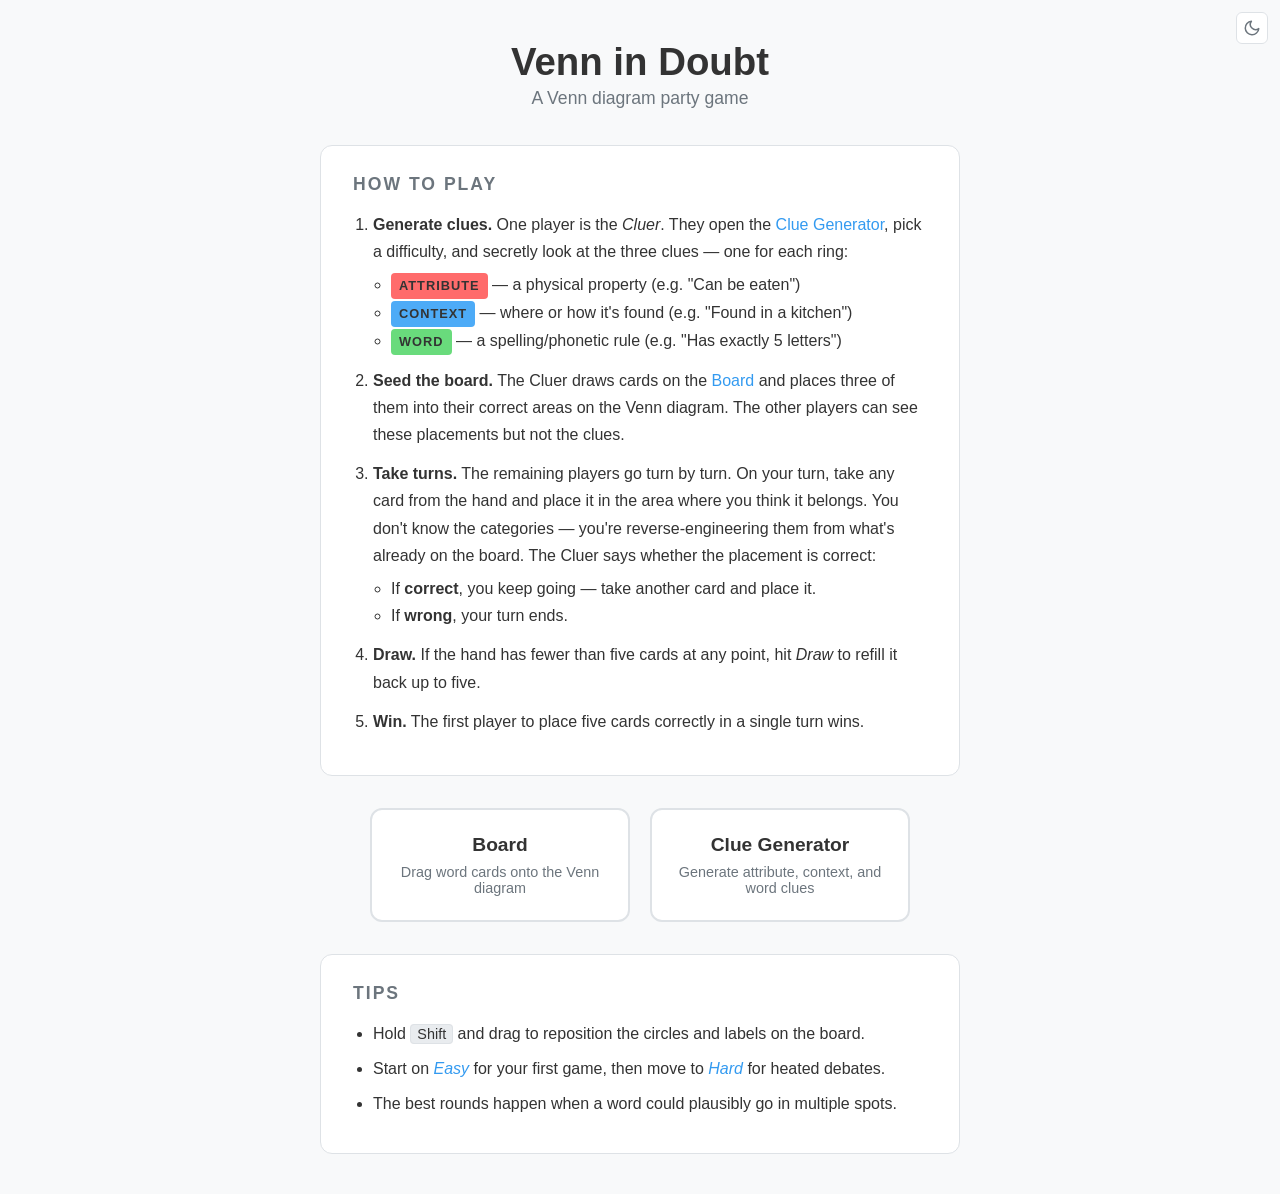
<file: index.html>
<!DOCTYPE html>
<html lang="en">
<head>
  <meta charset="UTF-8">
  <meta name="viewport" content="width=device-width, initial-scale=1.0">
  <title>Venn in Doubt</title>
  <link rel="icon" href="data:image/svg+xml,<svg xmlns='http://www.w3.org/2000/svg' viewBox='0 0 100 100'><circle cx='50' cy='50' r='45' fill='%23222'/><text x='50' y='68' font-family='Georgia,serif' font-size='60' font-style='italic' fill='%23f5f5f5' text-anchor='middle'>e</text></svg>">
  <script>document.documentElement.dataset.theme = localStorage.getItem('theme') || 'light';</script>
  <link rel="stylesheet" href="./styles.css">
</head>
<body class="index-page">
  <button class="theme-toggle" id="themeToggle" aria-label="Toggle dark mode">
    <svg class="icon icon-sun" viewBox="0 0 24 24" fill="none" stroke="currentColor" stroke-width="2" stroke-linecap="round" stroke-linejoin="round"><circle cx="12" cy="12" r="5"/><line x1="12" y1="1" x2="12" y2="3"/><line x1="12" y1="21" x2="12" y2="23"/><line x1="4.22" y1="4.22" x2="5.64" y2="5.64"/><line x1="18.36" y1="18.36" x2="19.78" y2="19.78"/><line x1="1" y1="12" x2="3" y2="12"/><line x1="21" y1="12" x2="23" y2="12"/><line x1="4.22" y1="19.78" x2="5.64" y2="18.36"/><line x1="18.36" y1="5.64" x2="19.78" y2="4.22"/></svg>
    <svg class="icon icon-moon" viewBox="0 0 24 24" fill="none" stroke="currentColor" stroke-width="2" stroke-linecap="round" stroke-linejoin="round"><path d="M21 12.79A9 9 0 1 1 11.21 3 7 7 0 0 0 21 12.79z"/></svg>
  </button>
  <h1>Venn in Doubt</h1>
  <p class="tagline">A Venn diagram party game</p>

  <div class="how-to-play">
    <h2>How to Play</h2>
    <ol>
      <li><strong>Generate clues.</strong> One player is the <em>Cluer</em>. They open the <a href="clues.html">Clue Generator</a>, pick a difficulty, and secretly look at the three clues &mdash; one for each ring:
        <ul>
          <li><span class="ring-label attribute">Attribute</span> &mdash; a physical property (e.g. "Can be eaten")</li>
          <li><span class="ring-label context">Context</span> &mdash; where or how it's found (e.g. "Found in a kitchen")</li>
          <li><span class="ring-label word">Word</span> &mdash; a spelling/phonetic rule (e.g. "Has exactly 5 letters")</li>
        </ul>
      </li>
      <li><strong>Seed the board.</strong> The Cluer draws cards on the <a href="board.html">Board</a> and places three of them into their correct areas on the Venn diagram. The other players can see these placements but not the clues.</li>
      <li><strong>Take turns.</strong> The remaining players go turn by turn. On your turn, take any card from the hand and place it in the area where you think it belongs. You don't know the categories &mdash; you're reverse-engineering them from what's already on the board. The Cluer says whether the placement is correct:
        <ul>
          <li>If <strong>correct</strong>, you keep going &mdash; take another card and place it.</li>
          <li>If <strong>wrong</strong>, your turn ends.</li>
        </ul>
      </li>
      <li><strong>Draw.</strong> If the hand has fewer than five cards at any point, hit <em>Draw</em> to refill it back up to five.</li>
      <li><strong>Win.</strong> The first player to place five cards correctly in a single turn wins.</li>
    </ol>
  </div>

  <div class="nav-links">
    <a href="board.html" class="nav-card">
      <h3>Board</h3>
      <p>Drag word cards onto the Venn diagram</p>
    </a>
    <a href="clues.html" class="nav-card">
      <h3>Clue Generator</h3>
      <p>Generate attribute, context, and word clues</p>
    </a>
  </div>

  <div class="tips">
    <h2>Tips</h2>
    <ul>
      <li>Hold <kbd>Shift</kbd> and drag to reposition the circles and labels on the board.</li>
      <li>Start on <em>Easy</em> for your first game, then move to <em>Hard</em> for heated debates.</li>
      <li>The best rounds happen when a word could plausibly go in multiple spots.</li>
    </ul>
  </div>
  <script src="./theme.js"></script>
  <script data-goatcounter="https://cakester.goatcounter.com/count"
          async src="//gc.zgo.at/count.js"></script>
</body>
</html>
</file>
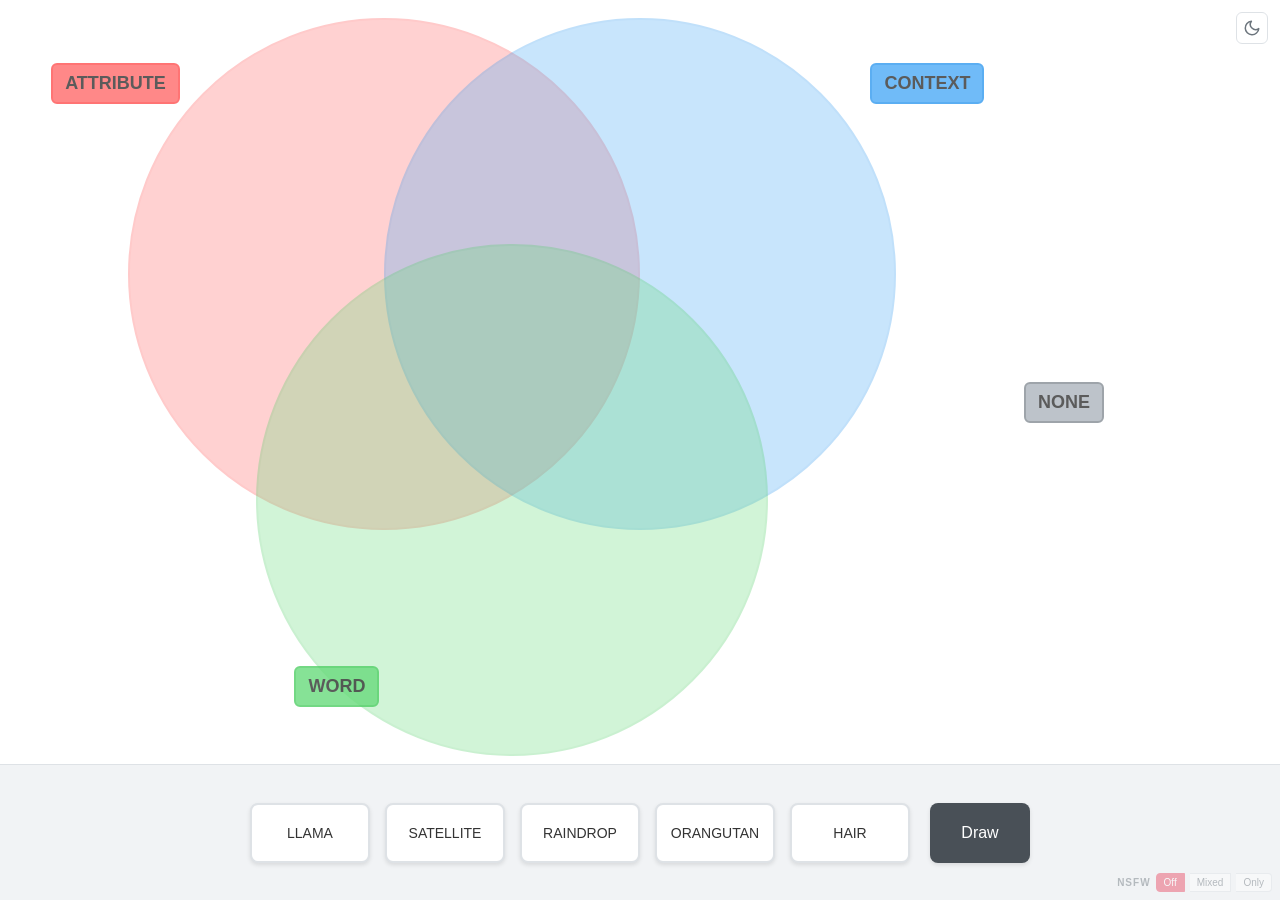
<file: board.html>
<!DOCTYPE html>
<html lang="en">
<head>
    <meta charset="UTF-8">
    <meta name="viewport" content="width=device-width, initial-scale=1.0">
    <title>Venn in Doubt — Board</title>
    <link rel="icon" href="data:image/svg+xml,<svg xmlns='http://www.w3.org/2000/svg' viewBox='0 0 100 100'><circle cx='50' cy='50' r='45' fill='%23222'/><text x='50' y='68' font-family='Georgia,serif' font-size='60' font-style='italic' fill='%23f5f5f5' text-anchor='middle'>e</text></svg>">
    <script>document.documentElement.dataset.theme = localStorage.getItem('theme') || 'light';</script>
    <link rel="stylesheet" href="./styles.css">
</head>
<body class="board-page">
    <button class="theme-toggle" id="themeToggle" aria-label="Toggle dark mode">
        <svg class="icon icon-sun" viewBox="0 0 24 24" fill="none" stroke="currentColor" stroke-width="2" stroke-linecap="round" stroke-linejoin="round"><circle cx="12" cy="12" r="5"/><line x1="12" y1="1" x2="12" y2="3"/><line x1="12" y1="21" x2="12" y2="23"/><line x1="4.22" y1="4.22" x2="5.64" y2="5.64"/><line x1="18.36" y1="18.36" x2="19.78" y2="19.78"/><line x1="1" y1="12" x2="3" y2="12"/><line x1="21" y1="12" x2="23" y2="12"/><line x1="4.22" y1="19.78" x2="5.64" y2="18.36"/><line x1="18.36" y1="5.64" x2="19.78" y2="4.22"/></svg>
        <svg class="icon icon-moon" viewBox="0 0 24 24" fill="none" stroke="currentColor" stroke-width="2" stroke-linecap="round" stroke-linejoin="round"><path d="M21 12.79A9 9 0 1 1 11.21 3 7 7 0 0 0 21 12.79z"/></svg>
    </button>
    <div class="container">
        <div class="board-area" id="boardArea">
            <div class="venn-circle circle1" id="circle1"></div>
            <div class="venn-circle circle2" id="circle2"></div>
            <div class="venn-circle circle3" id="circle3"></div>
            <div class="region-label label-1">attribute</div>
            <div class="region-label label-2">context</div>
            <div class="region-label label-3">word</div>
            <div class="region-label label-none">None</div>
        </div>
        
        <div class="bottom-area">
            <div class="hand-area" id="handArea"></div>
            <button class="draw-button" id="drawButton">Draw</button>
        </div>
        <div class="nsfw-toggle" id="nsfwToggle" data-state="off">
            <span class="nsfw-label">NSFW</span>
            <button class="nsfw-option active" data-value="off">Off</button>
            <button class="nsfw-option" data-value="mixed">Mixed</button>
            <button class="nsfw-option" data-value="only">Only</button>
        </div>
    </div>

    <script>
        const wordList = ['puppy', 'basketball', 'car', 'tree', 'house',
         'novel', 'sun', 'moon', 'star', 'universe', 'saturn','fish', 'birdcage',
         'flower', 'apple', 'chair', 'table', 'bed', 'door', 'window',
         'shoe', 'hat', 'shirt', 'cup', 'spoon', 'leaf', 
         'pencil', 'shoebox', 'office', 'key', 'clock', 'phone', 'toy',
         'bike', 'bus', 'train', 'plane', 'boat', 'mushroom', 'air',
         'pizza', 'ice', 'cookie', 'pie', 'orange',
         'bear', 'lion', 'frog', 'duck', 'cow', 'ant', 'horse', 'bacterium',
         'cloud', 'raindrop', 'snowflake', 'firework', 'waterfall', 'rock', 
         'grass', 'beach', 'park', 'school', 'store', 'boardgame', 'glove',
         'pool', 'bat', 'aardvark', 'xylophone', 'violin', 'doorbell',
         'monster', 'robot', 'castle', 'crown', 'forest', 'oven',
         'attic', 'egg', 'nun', 'flag', 'airplane', 'mountain', 'eye',
         'umbrella', 'underwear', 'toaster', 'diamond', 'seashell', 'button',
         'lighthouse', 'comb', 'earring', 'camera', 'brain', 'heart',
         'owl', 'pea', 'campfire', 'yoyo', 'milkshake', 'airstrip',
         'telephone', 'towel', 'mirror', 'museum', 'dress', 'oboe', 'coin',
         'skyscraper', 'kitten', 'broom', 'igloo', 'coral', 'skimask',
         'potato', 'cigar', 'laptop', 'statue', 'bean', 'bomb', 'llama',
         'queen', 'rocket', 'asteroid', 'spatula', 'pan', 'rake', 'scissors',
         'lawnmower', 'hose', 'painting', 'mask', 'fossil', 'skull', 'scuba',
         'needle', 'anthill', 'whip', 'fork', 'pistol', 'rifle', 'tissue',
         'notebook', 'toilet', 'flour', 'chocolate', 'teabag', 'potpourri',
         'candle', 'spectacles', 'trousers', 'microscope', 'ether',
         'helicopter', 'paint', 'cinema', 'river', 'kangaroo',
         'cemetery', 'refrigerator', 'hippopotamus', 'bookshelf', 'abacus',
         'zeppelin', 'balloon', 'airbag', 'ear', 'nose', 'ukulele',
         'stamp', 'truck', 'elevator', 'bathroom', 'forklift', 'corkscrew',
         'watch', 'clocktower', 'sea', 'tea', 'coffee', 'bee', 'labyrinth',
         'fire', 'ape', 'orangutan', 'apron', 'stool', 'strap', 'satellite',
         'spaceship', 'hospital', 'hotel', 'wheel',  'archipelago',
         'salt', 'typewriter', 'printer', 'calculator', 'lamp', 'tractor',
         'seesaw', 'bandage', 'factory', 'glitter', 'flask', 'pineapple',
         'spring', 'bone', 'battleship', 'kite', 'eagle',
         'pterodactyl', 'cliff', 'internet', 'soldier', 'candelabra', 'beret',
         'easel', 'elastic', 'eraser', 'ottoman', 'settee', 'frisbee',
         'shadow', 'island', 'kiwi', 'mosque', 'mosquito', 'ginger', 'lemon',
         'pixie', 'elf', 'smartphone', 'pepperspray', 'jacket',
         'hair', 'sheep', 'flea', 'shuttlecock',
         'surfboard', 'trampoline', 'skateboard', 'helmet', 'whistle', 'goalpost', 
         'puppet', 'marionette', 'kaleidoscope', 'boomerang', 
         'telescope', 'thermometer', 'magnet', 'pendulum', 'prism', 'beaker',
         'chisel', 'palette', 'crayon', 'paintbrush', 'origami',
         'dragon', 'unicorn', 'mermaid', 'phoenix', 'centaur', 'gargoyle',
         'hammock', 'chandelier', 'wardrobe', 'bookcase', 'chessboard',
         'necklace', 'bracelet', 'monocle', 'tiara',
         'tornado', 'lightning', 'avalanche', 'rainbow', 'tsunami',
         'stapler', 'paperclip', 'envelope', 'clipboard',
         'caterpillar', 'hourglass', 'tambourine', 'periscope', 
         'guillotine', 'stethoscope', 'parachute', 'scarecrow', 'porcupine',
         'dynamite', 'jackhammer', 'saxophone', 'accordion',
        ];
        
        const nsfwWordList = [
         'fart', 'poop', 'semen', 'queef', 'missionary', 'shart',
         'shit', 'arsehole', 'motherfucker', 'pee', 'butt', 'penis',
         'vagina', 'bitch', 'blowjob', 'handjob', 'rimjob', 'boobs',
         'cocaine', 'lesbian', 'shrooms', 'weed', 'jailbait', 'sex',
         'bollocks', 'orgy', 'orgasm', 'porno', 'whore', 'viagra',
         'masturbator', 'dildo', 'fleshlight', 'douchebag', 'pimps',
         'chlamydia', 'herpes', 'gonorrhea', 'foetus', 'anus',
         'gigolo', 'doobie', 'condom', 'incel', 'panty', 'sodomiser',
         'bastard', 'cocksucker', 'fellatio', 'pubes', 'tit', 'piss',
         'kamasutra', 'powerbottom', 
        ];
        let usedWords = [];
        let draggedElement = null;
        let isDragging = false;
        let offset = { x: 0, y: 0 };
        let shiftPressed = false;
        let circleBeingDragged = null;

        // Initialize hand with 5 cards
        function initializeHand() {
            const handArea = document.getElementById('handArea');
            handArea.innerHTML = '';
            
            for (let i = 0; i < 5; i++) {
                createWordCard();
            }
        }

        function getActiveWordList() {
            const state = document.getElementById('nsfwToggle').dataset.state;
            if (state === 'only') return nsfwWordList;
            if (state === 'mixed') return wordList.concat(nsfwWordList);
            return wordList;
        }

        function getRandomWord() {
            const pool = getActiveWordList();
            const availableWords = pool.filter(word => !usedWords.includes(word));
            if (availableWords.length === 0) {
                usedWords = [];
                return pool[Math.floor(Math.random() * pool.length)];
            }
            const word = availableWords[Math.floor(Math.random() * availableWords.length)];
            usedWords.push(word);
            return word;
        }

        function createWordCard() {
            const handArea = document.getElementById('handArea');
            const card = document.createElement('div');
            card.className = 'word-card';
            card.textContent = getRandomWord();
            card.draggable = false;
            
            // Add event listeners for dragging
            card.addEventListener('mousedown', startDrag);
            card.addEventListener('touchstart', startDrag, { passive: false });
            
            handArea.appendChild(card);
            return card;
        }

        function getPointerPos(e) {
            if (e.touches && e.touches.length > 0) {
                return { x: e.touches[0].clientX, y: e.touches[0].clientY };
            }
            if (e.changedTouches && e.changedTouches.length > 0) {
                return { x: e.changedTouches[0].clientX, y: e.changedTouches[0].clientY };
            }
            return { x: e.clientX, y: e.clientY };
        }

        function startDrag(e) {
            e.preventDefault();
            draggedElement = e.target;
            isDragging = true;

            const pos = getPointerPos(e);
            const rect = draggedElement.getBoundingClientRect();
            offset.x = pos.x - rect.left;
            offset.y = pos.y - rect.top;

            draggedElement.classList.add('dragging');

            document.addEventListener('mousemove', drag);
            document.addEventListener('mouseup', stopDrag);
            document.addEventListener('touchmove', drag, { passive: false });
            document.addEventListener('touchend', stopDrag);
        }

        function drag(e) {
            if (!isDragging || !draggedElement) return;

            e.preventDefault();

            const pos = getPointerPos(e);
            const x = pos.x - offset.x;
            const y = pos.y - offset.y;

            draggedElement.style.position = 'fixed';
            draggedElement.style.left = x + 'px';
            draggedElement.style.top = y + 'px';
            draggedElement.style.zIndex = '9999';
        }

        function stopDrag(e) {
            if (!isDragging || !draggedElement) return;

            isDragging = false;
            draggedElement.classList.remove('dragging');

            const pos = getPointerPos(e);
            const boardArea = document.getElementById('boardArea');
            const boardRect = boardArea.getBoundingClientRect();
            const cardRect = draggedElement.getBoundingClientRect();

            // Check if card is dropped on board area
            if (cardRect.top < boardRect.bottom - 50) {
                // Move to board area
                draggedElement.style.position = 'absolute';
                draggedElement.style.left = (pos.x - boardRect.left - offset.x) + 'px';
                draggedElement.style.top = (pos.y - boardRect.top - offset.y) + 'px';
                draggedElement.classList.add('floating-card');
                boardArea.appendChild(draggedElement);

                reorganizeHand();
            } else {
                // Return to hand or keep in current position
                if (!draggedElement.classList.contains('floating-card')) {
                    draggedElement.style.position = '';
                    draggedElement.style.left = '';
                    draggedElement.style.top = '';
                    draggedElement.style.zIndex = '';
                }
            }

            draggedElement = null;
            document.removeEventListener('mousemove', drag);
            document.removeEventListener('mouseup', stopDrag);
            document.removeEventListener('touchmove', drag);
            document.removeEventListener('touchend', stopDrag);
        }

        function reorganizeHand() {
            const handArea = document.getElementById('handArea');
            const cardsInHand = Array.from(handArea.querySelectorAll('.word-card'));
            
            cardsInHand.forEach(card => {
                card.style.position = '';
                card.style.left = '';
                card.style.top = '';
                card.style.zIndex = '';
            });
        }

        // Circle and label dragging functionality
        function startCircleDrag(e) {
            if (!shiftPressed) return;

            e.preventDefault();
            circleBeingDragged = e.target;

            const pos = getPointerPos(e);
            const rect = circleBeingDragged.getBoundingClientRect();

            offset.x = pos.x - rect.left;
            offset.y = pos.y - rect.top;

            document.addEventListener('mousemove', dragCircle);
            document.addEventListener('mouseup', stopCircleDrag);
            document.addEventListener('touchmove', dragCircle, { passive: false });
            document.addEventListener('touchend', stopCircleDrag);
        }

        function startLabelDrag(e) {
            if (!shiftPressed) return;

            e.preventDefault();
            circleBeingDragged = e.target;

            const pos = getPointerPos(e);
            const rect = circleBeingDragged.getBoundingClientRect();

            offset.x = pos.x - rect.left;
            offset.y = pos.y - rect.top;

            document.addEventListener('mousemove', dragLabel);
            document.addEventListener('mouseup', stopCircleDrag);
            document.addEventListener('touchmove', dragLabel, { passive: false });
            document.addEventListener('touchend', stopCircleDrag);
        }

        function dragCircle(e) {
            if (!circleBeingDragged || !shiftPressed) return;

            e.preventDefault();

            const pos = getPointerPos(e);
            const boardRect = document.getElementById('boardArea').getBoundingClientRect();
            const x = pos.x - boardRect.left - offset.x;
            const y = pos.y - boardRect.top - offset.y;

            circleBeingDragged.style.left = Math.max(0, Math.min(x, boardRect.width - circleBeingDragged.offsetWidth)) + 'px';
            circleBeingDragged.style.top = Math.max(0, Math.min(y, boardRect.height - circleBeingDragged.offsetHeight)) + 'px';
        }

        function dragLabel(e) {
            if (!circleBeingDragged || !shiftPressed) return;

            e.preventDefault();

            const pos = getPointerPos(e);
            const boardRect = document.getElementById('boardArea').getBoundingClientRect();
            const x = pos.x - boardRect.left - offset.x;
            const y = pos.y - boardRect.top - offset.y;

            circleBeingDragged.style.left = Math.max(0, Math.min(x, boardRect.width - circleBeingDragged.offsetWidth)) + 'px';
            circleBeingDragged.style.top = Math.max(0, Math.min(y, boardRect.height - circleBeingDragged.offsetHeight)) + 'px';
        }

        function stopCircleDrag() {
            circleBeingDragged = null;
            document.removeEventListener('mousemove', dragCircle);
            document.removeEventListener('mouseup', stopCircleDrag);
            document.removeEventListener('touchmove', dragCircle);
            document.removeEventListener('touchend', stopCircleDrag);
        }

        // Draw button functionality
        function drawNewCards() {
            const handArea = document.getElementById('handArea');
            const currentCards = handArea.querySelectorAll('.word-card').length;
            const cardsNeeded = 5 - currentCards;
            
            for (let i = 0; i < cardsNeeded; i++) {
                createWordCard();
            }

            if (cardsNeeded <= 0) {
                createWordCard();
            }
            
            reorganizeHand();
        }

        // Event listeners
        document.addEventListener('keydown', (e) => {
            if (e.key === 'Shift') {
                shiftPressed = true;
            }
        });

        document.addEventListener('keyup', (e) => {
            if (e.key === 'Shift') {
                shiftPressed = false;
            }
        });

        // Add circle and label drag listeners
        document.getElementById('circle1').addEventListener('mousedown', startCircleDrag);
        document.getElementById('circle2').addEventListener('mousedown', startCircleDrag);
        document.getElementById('circle3').addEventListener('mousedown', startCircleDrag);
        document.getElementById('circle1').addEventListener('touchstart', startCircleDrag, { passive: false });
        document.getElementById('circle2').addEventListener('touchstart', startCircleDrag, { passive: false });
        document.getElementById('circle3').addEventListener('touchstart', startCircleDrag, { passive: false });

        // Add label drag listeners
        document.querySelectorAll('.region-label').forEach(label => {
            label.addEventListener('mousedown', startLabelDrag);
            label.addEventListener('touchstart', startLabelDrag, { passive: false });
        });

        // Draw button listener
        document.getElementById('drawButton').addEventListener('click', drawNewCards);

        // NSFW toggle listener
        document.querySelectorAll('.nsfw-option').forEach(btn => {
            btn.addEventListener('click', () => {
                const toggle = document.getElementById('nsfwToggle');
                toggle.dataset.state = btn.dataset.value;
                document.querySelectorAll('.nsfw-option').forEach(b => b.classList.remove('active'));
                btn.classList.add('active');
            });
        });

        // Initialize the interface
        initializeHand();
    </script>
    <script src="./theme.js"></script>
    <script data-goatcounter="https://cakester.goatcounter.com/count"
            async src="//gc.zgo.at/count.js"></script>
</body>
</html>
</file>
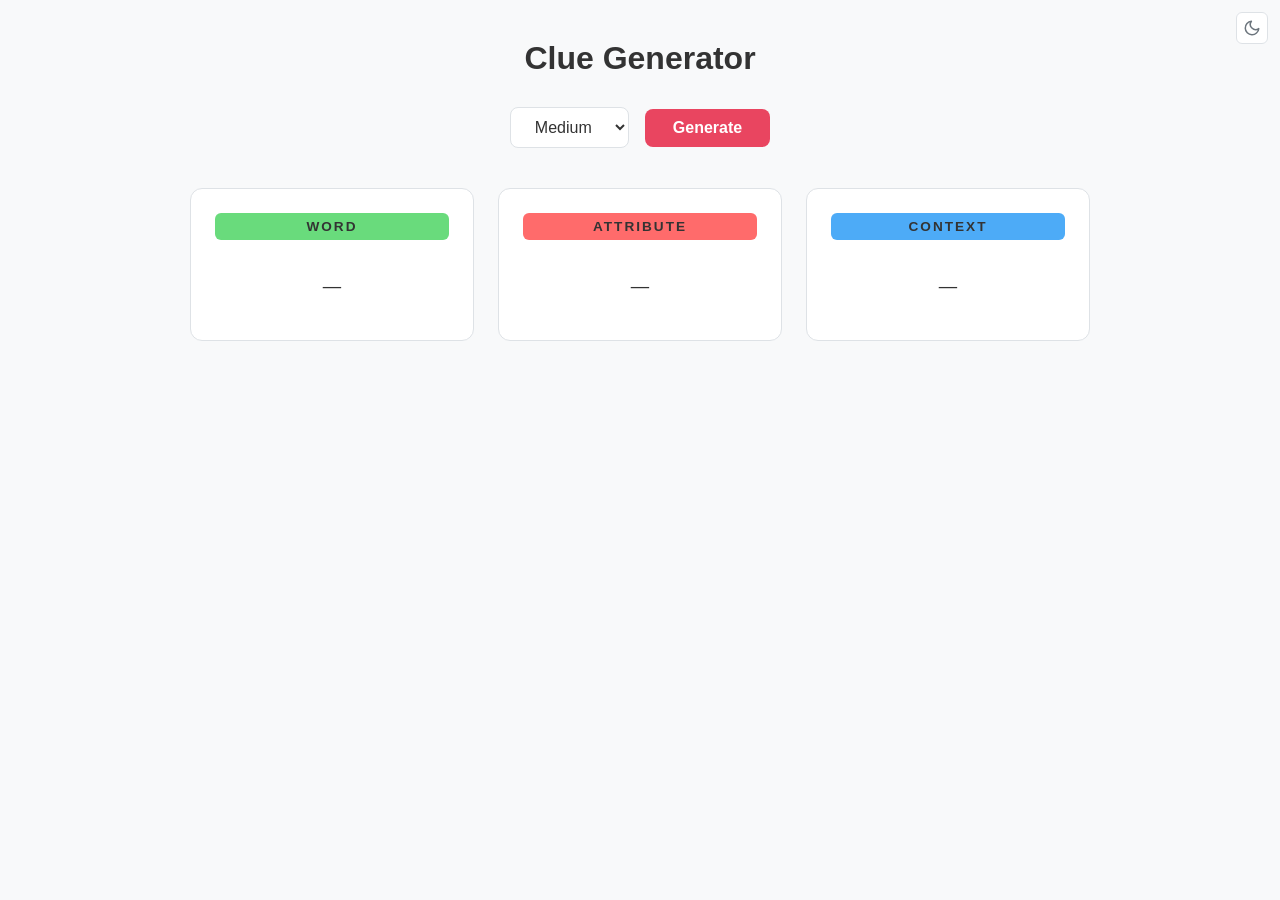
<file: clues.html>
<!DOCTYPE html>
<html lang="en">
<head>
  <meta charset="UTF-8">
  <meta name="viewport" content="width=device-width, initial-scale=1.0">
  <title>Venn in Doubt — Clues</title>
  <link rel="icon" href="data:image/svg+xml,<svg xmlns='http://www.w3.org/2000/svg' viewBox='0 0 100 100'><circle cx='50' cy='50' r='45' fill='%23222'/><text x='50' y='68' font-family='Georgia,serif' font-size='60' font-style='italic' fill='%23f5f5f5' text-anchor='middle'>e</text></svg>">
  <script>document.documentElement.dataset.theme = localStorage.getItem('theme') || 'light';</script>
  <link rel="stylesheet" href="./styles.css">
</head>
<body class="clues-page">
  <button class="theme-toggle" id="themeToggle" aria-label="Toggle dark mode">
    <svg class="icon icon-sun" viewBox="0 0 24 24" fill="none" stroke="currentColor" stroke-width="2" stroke-linecap="round" stroke-linejoin="round"><circle cx="12" cy="12" r="5"/><line x1="12" y1="1" x2="12" y2="3"/><line x1="12" y1="21" x2="12" y2="23"/><line x1="4.22" y1="4.22" x2="5.64" y2="5.64"/><line x1="18.36" y1="18.36" x2="19.78" y2="19.78"/><line x1="1" y1="12" x2="3" y2="12"/><line x1="21" y1="12" x2="23" y2="12"/><line x1="4.22" y1="19.78" x2="5.64" y2="18.36"/><line x1="18.36" y1="5.64" x2="19.78" y2="4.22"/></svg>
    <svg class="icon icon-moon" viewBox="0 0 24 24" fill="none" stroke="currentColor" stroke-width="2" stroke-linecap="round" stroke-linejoin="round"><path d="M21 12.79A9 9 0 1 1 11.21 3 7 7 0 0 0 21 12.79z"/></svg>
  </button>
  <h1>Clue Generator</h1>
  <div class="controls">
    <select id="difficulty">
      <option value="easy">Easy</option>
      <option value="medium" selected>Medium</option>
      <option value="hard">Hard</option>
    </select>
    <button onclick="generate()">Generate</button>
  </div>
  <div class="clues">
    <div class="clue-card word">
      <h2>Word</h2>
      <div class="clue-text" id="word-clue">—</div>
    </div>
    <div class="clue-card attribute">
      <h2>Attribute</h2>
      <div class="clue-text" id="attribute-clue">—</div>
    </div>
    <div class="clue-card context">
      <h2>Context</h2>
      <div class="clue-text" id="context-clue">—</div>
    </div>
  </div>

  <script>
    const clues = {
      word: {
        easy: [
          "Begins with a consonant",
          "Begins with a vowel",
          "Contains one of J/Q/X/Z",
          "Starts with J/Q/X/Z",
          "Contains the letter 'A'",
          "Contains the letter 'D'",
          "Contains the letter 'E'",
          "Contains the letter 'I'",
          "Contains the letter 'K'",
          "Contains the letter 'L'",
          "Contains the letter 'N'",
          "Contains the letter 'O'",
          "Contains the letter 'P'",
          "Contains the letter 'R'",
          "Contains the letter 'S'",
          "Contains the letter 'T'",
          "Contains the letter 'U'",
          "Contains the letter 'V'",
          "Contains the letter 'W'",
          "Ends with a consonant",
          "Ends with a double letter (e.g. SMELL, IGLOO)",
          "Ends with a vowel",
          "Ends with the letter 'D'",
          "Ends with the letter 'G'",
          "Ends with the letter 'N'",
          "Ends with the letter 'T'",
          "Ends with the letter 'Y'",
          "Has exactly 1 syllable",
          "Has exactly 2 syllables",
          "Has exactly 3 syllables",
          "Has 4 or fewer letters",
          "Has exactly 5 letters",
          "Has exactly 6 letters",
          "Has exactly 7 letters",
          "Has exactly 8 letters",
          "Starts with the letter 'M'",
          "Starts with the letter 'P'",
          "Starts with the letter 'R'",
          "Starts with the letter 'S'",
          "Starts with the letter 'T'",
          "Contains an odd number of letters",
          "Contains an even number of letters",
        ],
        medium: [
          "Contains a consonant cluster at the beginning (3 or more consonants in a row)",
          "Contains a consonant pair followed by a vowel pair (e.g. STAIRS)",
          "Contains a consonant trio (e.g. STRING)",
          "Contains a diphthong (e.g. VOICE, HOUND)",
          "Contains a double consonant pair (e.g. BUZZER, MESS)",
          "Contains a double vowel (e.g. BEE, POOL)",
          "Compound word (e.g. BOOKSHELF, DOORBELL)",
          "Contains a repeated consonant in nonadjacent positions (e.g. PIPE, BUBBLE)",
          "Contains a repeated vowel in nonadjacent positions (e.g. POTATO, ABACUS)",
          "Contains a vowel pair at the beginning (e.g. AIR, EARRING)",
          "Contains an equal number of vowels and consonants",
          "Contains exactly one vowel",
          "Contains exactly one unique vowel (repeated any number of times) (e.g. BERET)",
          "Contains one or more silent letters",
          "Contains more than one silent letter",
          "Contains more vowels than consonants",
          "Has more consonants than vowels",
          "Contains three or more different vowels",
          "Ends with two consonants",
          "Ends with a letter used only once in the word",
          "Ends with a silent E",
          "Ends with two vowels",
          "Has a letter repeated more than twice (e.g. BEETLE)",
          "Has all unique letters (no repeats)",
          "Has alternating vowels and consonants throughout (e.g. FIRE, APE)",
          "Has 4 or more syllables",
          "Has no vowel occurring more than once",
          "Starts and ends with a vowel",
          "The first letter is repeated somewhere in the word",
          "Contains 'TH', 'SH', or 'CH'",
          
        ],
        hard: [
          "Has a vowel-consonant-vowel pattern",
          "Has a consonant-vowel-consonant pattern",
          "Contains a vowel-consonant-consonant-vowel pattern",
          "Contains a consonant trio in the middle (e.g. BOOKSHELF)",
          "Contains a consonant-vowel-consonant pattern",
          "Contains a word within a word (e.g. love in GLOVE)",
          "Contains an embedded name (e.g. Tom in AUTOMOBILE)",
          "Contains an embedded word at the end (e.g., art in SMART)",
          "Contains at least one schwa sound",
          "Ends with a consonant-vowel",
          "Starts with a vowel and ends with a consonant",
          "Starts with a consonant and ends with a vowel",
          "Contains two consonants followed by two vowels (e.g. CLOUD)",
          "Contains the same letter three or more times",
          "Contains three or more different vowels",
          "Contains two or more silent letters",
          "Ends with a double letter (e.g. SMELL)",
          "Has a palindromic section longer than two letters (e.g., BABY has BAB, HORROR has ORRO)",
          "Ends with a silent letter",
          "Has a letter repeated in nonadjacent positions",
          "Has an odd number of letters with a vowel as the middle letter",
          "Has an odd number of letters with a consonant as the middle letter",
          "Has more letters from the second half of the alphabet (N-Z) than the first (A-M)",
          "Has equal letters from the first and second halves of the alphabet (A-M & N-Z)",
          "All vowels appear in alphabetical order within the word (e.g. CAMPFIRE, BALLOON)",
          "Has exactly one more consonant than vowels",
        ],
      },
      attribute: {
        easy: [
          "Smaller than a shoebox",
          "Larger than a refrigerator",
          "Contains wood",
          "Can be eaten",
          "Found in water",
          "Makes noise",
          "Living",
          "Grows in the ground",
          "Is used for cooking",
          "Has wheels",
          "Can be carried in one hand",
          "Is found in the sky",
          "Often has writing on it",
          "Can be held in one's palm",
          "Is round",
          "Is used in sports",
          "Can be worn",
          "Is soft",
          "Is hard",
          "Can be opened",
          "Is used for cleaning",
          "Is used for playing music",
          "Can fly",
          "Has wires",
          "Is found in the garden",
          "Is used for drawing or writing",
          "Is used while traveling",
          "Is found in a bathroom",
          "Is a type of animal",
          "Is a type of plant",
          "Is a type of food",
          "Is a type of vehicle",
          "Is a type of furniture",
          "Is a type of instrument",
          "Is a type of container",
          "Is a type of machine",
          "Is a type of building",
          "Is a type of electronic device",
          "Is made of metal",
          "Is made of plastic",
          "Is made of glass",
          "Is made of fabric",
          "Is used for communication",
          "Is used for transportation",
          "Is used for art",
          "Is part of a house",
          "Is used for sports",
          "Is used for games",
          "Is something you can ride",
          "Is something you can smell",
          "Is something you can hear",
        ],
        medium: [
          "Rarely seen in everyday life",
          "Can be electronic",
          "Can be found in multiple colors",
          "Requires electricity to function",
          "Often made from synthetic materials",
          "Can be used underwater",
          "Has a hinge",
          "Needs regular maintenance",
          "Usually has a lid",
          "Can be stacked",
          "Often used in pairs",
          "Can be adjusted in size",
          "Made from recyclable materials",
          "Has a battery",
          "Can be disassembled",
          "Often has a handle",
          "Can be expanded",
          "Often has a warranty",
          "Usually has multiple layers",
          "Can be customized",
          "Often found in offices",
          "Has an engine",
          "Has a reflective surface",
          "Can be automated",
          "Often used for protection",
          "Is loud",
          "Has a storage compartment",
          "Primarily made from one element",
          "Can contain liquid",
          "Is typically found in groups or multiples",
          "Produces light",
          "Has a specific smell",
          "Is symmetrical",
          "Is flexible",
          "Changes shape during use",
          "Heavier than a bowling ball",
        ],
        hard: [
          "Shouldn't get wet",
          "Has sharp edges",
          "Has moving parts",
          "Can be folded",
          "Can be locked",
          "Can be separated into parts",
          "Can be folded for storage",
          "Primarily one colour",
          "Can be voice-activated",
          "Can be resized",      
          "Can be biodegradable",
          "Has multiple compartments",
          "Has a rough surface",
          "Weighs more than a person",
          "Can be transparent",
          "Existed before the year 1800",
          "Can be dangerous",
          "Can be both natural and man-made",
          "Can change color",
          "Is typically used while standing up",
          "Would float in water",
          "Gets better with age",
        ],
      },
      context: {
        easy: [
          "Can be found in a school",
          "Can be found in a kitchen",
          "Often used for entertainment",
          "Is found on a farm",
          "Is found in a city",
          "Is used in the bathroom",
          "Is found in nature",
          "Often used outdoors",
          "Related to sports",
          "Related to music",
          "Found in a hospital",
          "Related to travel",
          "Used in art",
          "Related to technology",
          "Found in a store",
          "Related to science",
          "Related to transportation",
          "Found in a library",
          "Used in healthcare",
          "Related to entertainment",
          "Found at a beach",
          "Used in education",
          "Related to fitness",
          "Found in a museum",
          "Related to hobbies",
          "Used in sports",
          "Related to business",
          "Found in a restaurant",
          "Found in a car",
          "Found in a church",
          "Found in a laboratory",
          "Related to computers",
          "Found in a shopping mall",
          "Related to military",
          "Found in a hotel",
          "Single-use",
          "Commonly used by kids",
          "Usually only owned by rich people",
          "Is found in the ocean",
        ],
        medium: [
          "Found in an office",
          "Often carried by students",
          "Can be bought at a mall",
          "Often made in a factory",
          "Frequently used in art projects",
          "Commonly used in home improvement",
          "Associated with a particular season",
          "Can be a birthday gift",
          "Commonly seen in a factory setting",
          "Dangerous for children",
          "Could be seen in a museum exhibit",
          "Often associated with winter activities",
          "Frequently found on a desk",
          "Can be seen in a cafe",
          "Often associated with a famous landmark",
          "Frequently used in home decor",
          "Can be seen in art galleries",
          "Often used in magic tricks",
          "Commonly associated with chemistry",
          "Associated with a specific profession",
          "Often seen at a party or celebration",
          "Can be found in an airport",
        ],
        hard: [
          "Makes a good gift",
          "Is often decorated",
          "Often used in cutting-edge technology",
          "Makes people happy",
          "Easily found if lost",
          "Can be bought and sold",
          "Would be useful in a zombie apocalypse",
          "Existed in ancient Egypt",
          "More common today than 100 years ago",
          "Most people have touched one today",
          "A child could draw it recognizably",
          "Would look strange if it were bright pink",
          "Could be a clue in a murder mystery",
          "Has been significantly improved by technology",
          "Would be difficult to describe to an alien",
          "You'd notice if it suddenly vanished from the world",
          "More useful at night than during the day",
        ],
      },
    };

    function pick(arr) {
      return arr[Math.floor(Math.random() * arr.length)];
    }

    function generate() {
      const diff = document.getElementById("difficulty").value;
      document.getElementById("word-clue").textContent = pick(clues.word[diff]);
      document.getElementById("attribute-clue").textContent = pick(clues.attribute[diff]);
      document.getElementById("context-clue").textContent = pick(clues.context[diff]);
    }
  </script>
  <script src="./theme.js"></script>
  <script data-goatcounter="https://cakester.goatcounter.com/count"
          async src="//gc.zgo.at/count.js"></script>
</body>
</html>
</file>
<file: styles.css>
/* ===== Theme Variables ===== */
:root {
    --bg: #f8f9fa;
    --bg-surface: #ffffff;
    --bg-raised: #f1f3f5;
    --text: #333;
    --text-muted: #6c757d;
    --border: #dee2e6;
    --border-hover: #adb5bd;
    --accent: #339af0;
    --btn-bg: #495057;
    --btn-bg-hover: #343a40;
    --shadow-sm: rgba(0, 0, 0, 0.1);
    --shadow-md: rgba(0, 0, 0, 0.15);
    --shadow-lg: rgba(0, 0, 0, 0.2);
    --kbd-bg: #e9ecef;
    --kbd-border: #dee2e6;
    --none-bg: #adb5bd;
    --none-border: #868e96;
}

[data-theme="dark"] {
    --bg: #1a1a2e;
    --bg-surface: #16213e;
    --bg-raised: #1e2a4a;
    --text: #eee;
    --text-muted: #aaa;
    --border: #2a3a5e;
    --border-hover: #3a4a6e;
    --accent: #4dabf7;
    --btn-bg: #2a3a5e;
    --btn-bg-hover: #3a4a6e;
    --shadow-sm: rgba(0, 0, 0, 0.3);
    --shadow-md: rgba(0, 0, 0, 0.4);
    --shadow-lg: rgba(0, 0, 0, 0.5);
    --kbd-bg: #2a3a5e;
    --kbd-border: #3a4a6e;
    --none-bg: #4a5568;
    --none-border: #636e7e;
}

/* ===== Shared Reset & Base ===== */
* {
    margin: 0;
    padding: 0;
    box-sizing: border-box;
}

body {
    font-family: -apple-system, BlinkMacSystemFont, 'Segoe UI', sans-serif;
    background: var(--bg);
    color: var(--text);
}

/* ===== Theme Toggle ===== */
.theme-toggle {
    position: fixed;
    top: 12px;
    right: 12px;
    z-index: 10000;
    background: var(--bg-surface);
    color: var(--text-muted);
    border: 1px solid var(--border);
    border-radius: 6px;
    padding: 6px;
    line-height: 0;
    cursor: pointer;
}

.theme-toggle:hover {
    color: var(--text);
    border-color: var(--border-hover);
}

.theme-toggle .icon {
    width: 18px;
    height: 18px;
}

.theme-toggle .icon-sun {
    display: none;
}

[data-theme="dark"] .theme-toggle .icon-moon {
    display: none;
}

[data-theme="dark"] .theme-toggle .icon-sun {
    display: block;
}

/* ===== Index (index.html) ===== */
body.index-page {
    min-height: 100vh;
    display: flex;
    flex-direction: column;
    align-items: center;
    padding: 40px 20px;
}

body.index-page h1 {
    font-size: 2.4rem;
    margin-bottom: 4px;
}

.tagline {
    font-size: 1.1rem;
    color: var(--text-muted);
    margin-bottom: 36px;
}

.how-to-play {
    max-width: 640px;
    width: 100%;
    background: var(--bg-surface);
    border: 1px solid var(--border);
    border-radius: 12px;
    padding: 28px 32px;
    margin-bottom: 32px;
}

.how-to-play h2 {
    font-size: 1.1rem;
    text-transform: uppercase;
    letter-spacing: 2px;
    margin-bottom: 16px;
    color: var(--text-muted);
}

.how-to-play ol {
    padding-left: 20px;
    line-height: 1.7;
}

.how-to-play ol > li {
    margin-bottom: 12px;
}

.how-to-play ul {
    padding-left: 18px;
    margin-top: 6px;
}

.how-to-play a {
    color: var(--accent);
    text-decoration: none;
}

.how-to-play a:hover {
    text-decoration: underline;
}

.ring-label {
    display: inline-block;
    font-size: 0.8rem;
    font-weight: 600;
    text-transform: uppercase;
    letter-spacing: 1px;
    padding: 2px 8px;
    border-radius: 4px;
    color: #333;
}

.ring-label.attribute { background: #ff6b6b; }
.ring-label.context   { background: #4dabf7; }
.ring-label.word      { background: #69db7c; }

.nav-links {
    display: flex;
    gap: 20px;
    margin-bottom: 32px;
    flex-wrap: wrap;
    justify-content: center;
}

.nav-card {
    display: block;
    width: 260px;
    background: var(--bg-surface);
    border: 2px solid var(--border);
    border-radius: 12px;
    padding: 24px;
    text-align: center;
    text-decoration: none;
    color: var(--text);
    transition: border-color 0.2s, transform 0.2s;
}

.nav-card:hover {
    border-color: var(--accent);
    transform: translateY(-2px);
}

.nav-card h3 {
    font-size: 1.2rem;
    margin-bottom: 8px;
}

.nav-card p {
    font-size: 0.9rem;
    color: var(--text-muted);
}

.tips {
    max-width: 640px;
    width: 100%;
    background: var(--bg-surface);
    border: 1px solid var(--border);
    border-radius: 12px;
    padding: 28px 32px;
}

.tips h2 {
    font-size: 1.1rem;
    text-transform: uppercase;
    letter-spacing: 2px;
    margin-bottom: 16px;
    color: var(--text-muted);
}

.tips ul {
    padding-left: 20px;
    line-height: 1.7;
}

.tips li {
    margin-bottom: 8px;
}

.tips kbd {
    background: var(--kbd-bg);
    border: 1px solid var(--kbd-border);
    border-radius: 4px;
    padding: 1px 6px;
    font-family: inherit;
    font-size: 0.9em;
}

.tips em {
    color: var(--accent);
}

/* ===== Board (board.html) ===== */
body.board-page {
    overflow: hidden;
    user-select: none;
}

.container {
    height: 100vh;
    display: flex;
    flex-direction: column;
}

.board-area {
    height: 85vh;
    position: relative;
    background: var(--bg-surface);
    border-bottom: 1px solid var(--border);
}

.venn-circle {
    position: absolute;
    border-radius: 50%;
    opacity: 0.3;
    width: 40vw;
    height: 40vw;
}

.venn-circle:hover {
    opacity: 0.4;
}

.circle1 {
    background: #ff6b6b;
    border: 2px solid #ff5252;
    top: 2vh;
    left: calc(40% - 40vw + 10vw);
}

.circle2 {
    background: #4dabf7;
    border: 2px solid #339af0;
    top: 2vh;
    left: calc(40% - 10vw);
}

.circle3 {
    background: #69db7c;
    border: 2px solid #51cf66;
    top: calc(85vh - 40vw - 1vh);
    left: calc(40% - 20vw);
}

.region-label {
    position: absolute;
    font-weight: bold;
    font-size: 18px;
    color: #333;
    z-index: 100;
    padding: 8px 12px;
    border-radius: 6px;
    border: 2px solid;
    text-transform: uppercase;
    opacity: 0.8;
}

.label-1 {
    background: #ff6b6b;
    border-color: #ff5252;
    top: calc(2vh + 5vh);
    left: calc((40% - 40vw + 10vw) - 6vw);
}

.label-2 {
    background: #4dabf7;
    border-color: #339af0;
    top: calc(2vh + 5vh);
    left: calc((40% - 10vw) + 40vw + 6vw - 8vw);
}

.label-3 {
    background: #69db7c;
    border-color: #51cf66;
    top: 52vw;
    left: calc((40% - 20vw) + 3vw);
}

.label-none {
    background: var(--none-bg);
    border-color: var(--none-border);
    color: var(--text);
    top: 50%;
    left: 80vw;
}

.bottom-area {
    height: 15vh;
    display: flex;
    align-items: center;
    justify-content: center;
    padding: 20px;
    background: var(--bg-raised);
}

.hand-area {
    display: flex;
    gap: 15px;
    align-items: center;
    min-height: 60px;
}

.word-card {
    width: 120px;
    height: 60px;
    background: var(--bg-surface);
    border: 2px solid var(--border);
    border-radius: 8px;
    display: flex;
    align-items: center;
    justify-content: center;
    cursor: grab;
    font-size: 14px;
    font-weight: 500;
    text-align: center;
    text-transform: uppercase;
    box-shadow: 0 2px 4px var(--shadow-sm);
    position: relative;
    z-index: 1000;
}

.word-card:hover {
    box-shadow: 0 4px 8px var(--shadow-md);
    border-color: var(--border-hover);
}

.word-card:active {
    cursor: grabbing;
}

.word-card.dragging {
    position: fixed;
    z-index: 9999;
    transform: scale(1.05);
    box-shadow: 0 8px 16px var(--shadow-lg);
}

.draw-button {
    width: 100px;
    height: 60px;
    background: var(--btn-bg);
    border: none;
    border-radius: 8px;
    color: white;
    font-size: 16px;
    font-weight: 500;
    font-family: inherit;
    cursor: pointer;
    margin-left: 20px;
    box-shadow: 0 2px 4px var(--shadow-sm);
}

.draw-button:hover {
    background: var(--btn-bg-hover);
    box-shadow: 0 4px 8px var(--shadow-md);
}

.draw-button:active {
    transform: translateY(1px);
}

.nsfw-toggle {
    position: fixed;
    bottom: 8px;
    right: 8px;
    display: flex;
    align-items: center;
    gap: 5px;
    user-select: none;
    opacity: 0.45;
    transition: opacity 0.2s;
    z-index: 10000;
}

.nsfw-toggle:hover {
    opacity: 1;
}

.nsfw-label {
    font-size: 10px;
    font-weight: 600;
    color: var(--text-muted);
    text-transform: uppercase;
    letter-spacing: 1px;
}

.nsfw-option {
    padding: 3px 7px;
    font-size: 10px;
    font-weight: 500;
    font-family: inherit;
    border: 1px solid var(--border);
    background: var(--bg-surface);
    color: var(--text-muted);
    cursor: pointer;
    transition: background 0.15s, color 0.15s;
}

.nsfw-option:first-of-type {
    border-radius: 4px 0 0 4px;
}

.nsfw-option:last-of-type {
    border-radius: 0 4px 4px 0;
}

.nsfw-option:not(:first-of-type) {
    border-left: none;
}

.nsfw-option.active {
    background: #e94560;
    border-color: #e94560;
    color: #fff;
}

.nsfw-option:hover:not(.active) {
    background: var(--bg-raised);
    color: var(--text);
}

.floating-card {
    position: absolute;
    z-index: 1001;
}

.empty-slot {
    width: 120px;
    height: 60px;
    border: 2px dashed var(--border-hover);
    border-radius: 8px;
    display: flex;
    align-items: center;
    justify-content: center;
    color: var(--text-muted);
    font-size: 12px;
}

/* ===== Board Tablet ===== */
@media (max-width: 1024px) and (min-width: 601px) {
    .circle3 {
        top: calc(2vh + 20vw);
        left: calc(40% - 20vw);
        max-height: calc(85vh - 2vh - 20vw - 2vh);
    }

    .label-3 {
        top: min(calc(2vh + 20vw + 41vw), calc(85vh - 5vh));
    }
}

/* ===== Board Mobile ===== */
@media (max-width: 600px) {
    .board-area {
        height: 70vh;
    }

    .venn-circle {
        width: 48vw;
        height: 48vw;
    }

    .circle1 {
        left: calc(50% - 40vw);
    }

    .circle2 {
        left: calc(50% - 8vw);
    }

    .circle3 {
        top: calc(2vh + 28vw);
        left: calc(50% - 24vw);
    }

    .region-label {
        font-size: 11px;
        padding: 4px 6px;
    }

    .label-1 {
        top: 2vw;
        left: 2vw;
    }

    .label-2 {
        top: 46px;
        left: auto;
        right: 2vw;
    }

    .label-3 {
        top: min(calc(2vh + 28vw + 49vw), calc(70vh - 5vh));
        left: calc(50% - 24vw + 2vw);
    }

    .label-none {
        left: auto;
        right: 3vw;
        top: calc(70vh - 8vh);
    }

    .bottom-area {
        height: 30vh;
        flex-direction: column;
        padding: 10px;
        gap: 8px;
        overflow-y: auto;
    }

    .hand-area {
        flex-wrap: wrap;
        justify-content: center;
        gap: 8px;
    }

    .word-card {
        width: 85px;
        height: 42px;
        font-size: 11px;
    }

    .draw-button {
        width: 80px;
        height: 38px;
        font-size: 14px;
        margin-left: 0;
    }

}

/* ===== Clues (clues.html) ===== */
body.clues-page {
    min-height: 100vh;
    display: flex;
    flex-direction: column;
    align-items: center;
    padding: 40px 20px;
}

body.clues-page h1 {
    font-size: 2rem;
    margin-bottom: 30px;
}

.controls {
    display: flex;
    gap: 16px;
    align-items: center;
    margin-bottom: 40px;
}

.controls select {
    padding: 10px 20px;
    font-size: 1rem;
    border: 1px solid var(--border);
    border-radius: 8px;
    background: var(--bg-surface);
    color: var(--text);
    font-family: inherit;
    cursor: pointer;
}

.controls button {
    padding: 10px 28px;
    font-size: 1rem;
    font-weight: 600;
    border: none;
    border-radius: 8px;
    background: #e94560;
    color: #fff;
    font-family: inherit;
    cursor: pointer;
    transition: background 0.2s;
}

.controls button:hover {
    background: #c73650;
}

.clues {
    display: flex;
    gap: 24px;
    flex-wrap: wrap;
    justify-content: center;
    max-width: 900px;
    width: 100%;
}

.clue-card {
    flex: 1 1 250px;
    max-width: 300px;
    background: var(--bg-surface);
    border: 1px solid var(--border);
    border-radius: 12px;
    padding: 24px;
    text-align: center;
}

.clue-card h2 {
    font-size: 0.85rem;
    text-transform: uppercase;
    letter-spacing: 2px;
    margin-bottom: 16px;
}

.clue-card.word h2 {
    color: #333;
    background: #69db7c;
    border-radius: 6px;
    padding: 6px;
}

.clue-card.attribute h2 {
    color: #333;
    background: #ff6b6b;
    border-radius: 6px;
    padding: 6px;
}

.clue-card.context h2 {
    color: #333;
    background: #4dabf7;
    border-radius: 6px;
    padding: 6px;
}

.clue-text {
    font-size: 1.15rem;
    line-height: 1.5;
    min-height: 60px;
    display: flex;
    align-items: center;
    justify-content: center;
}
</file>
